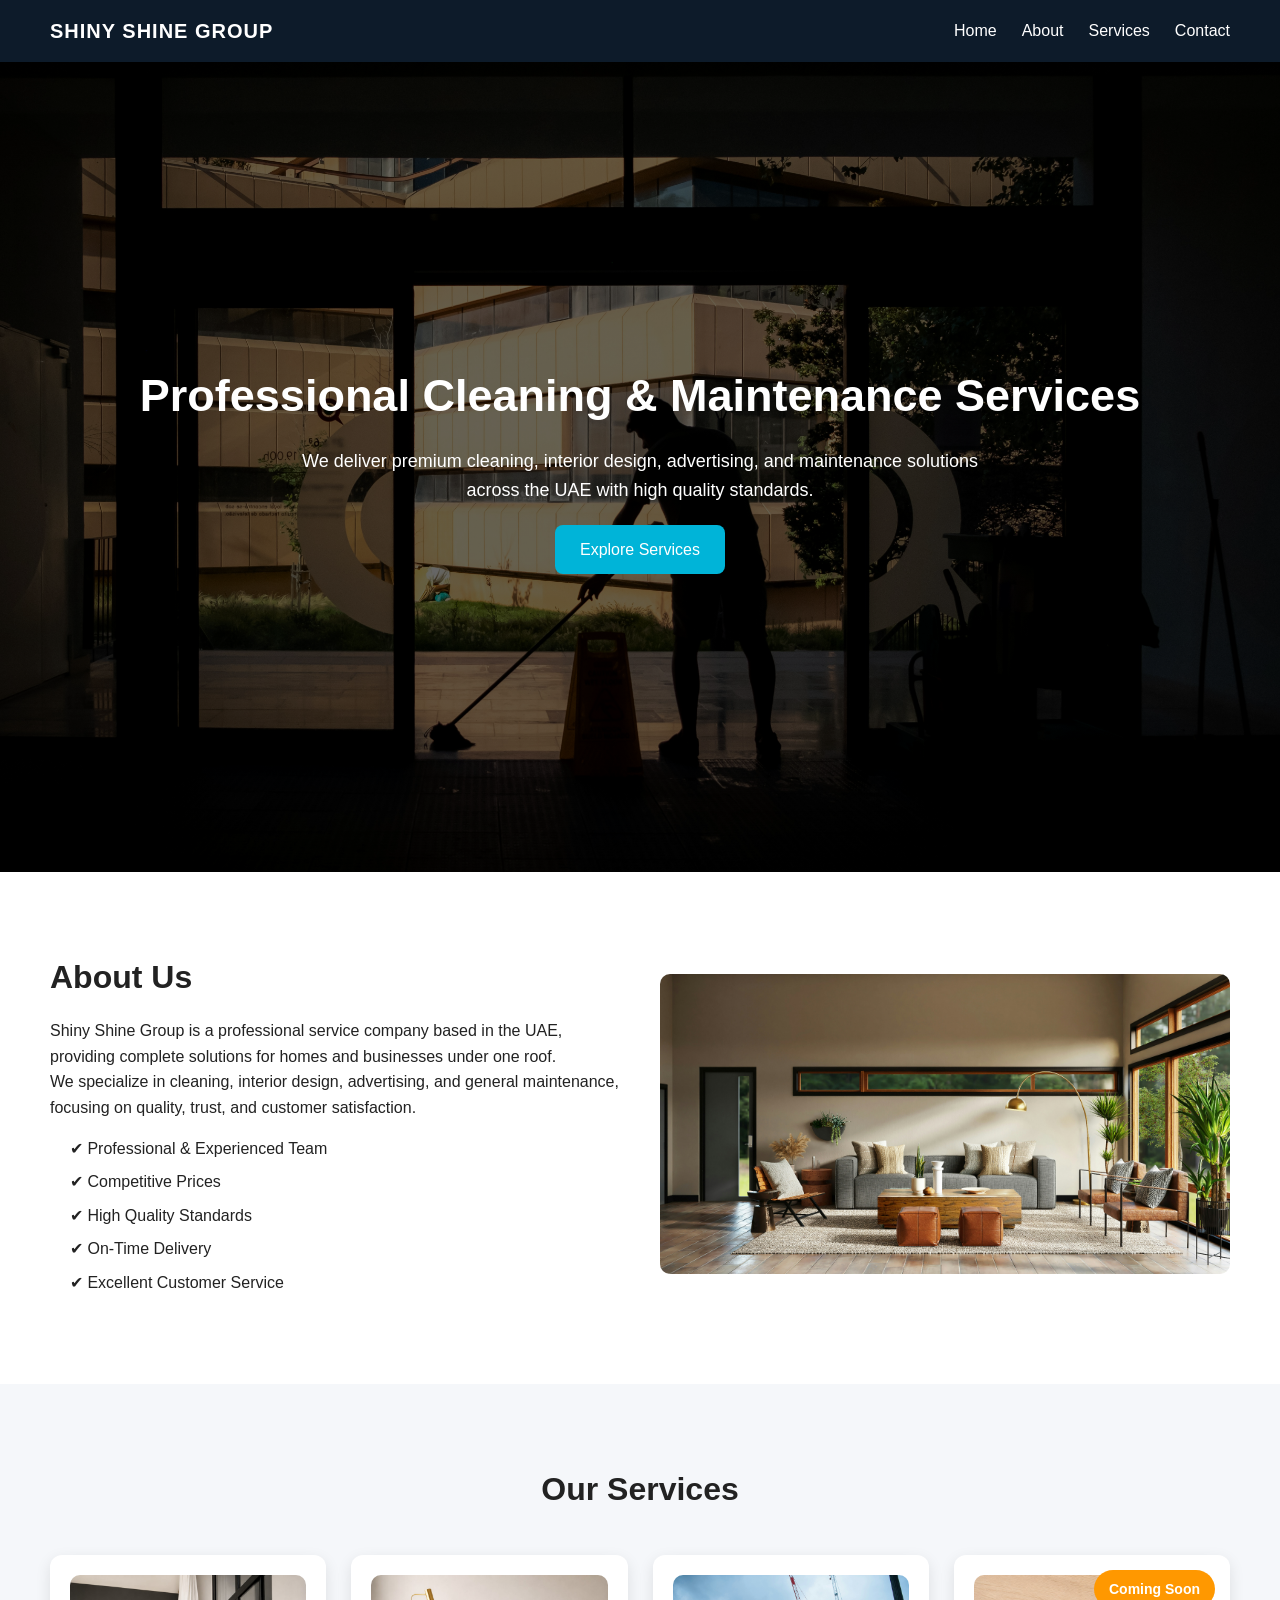
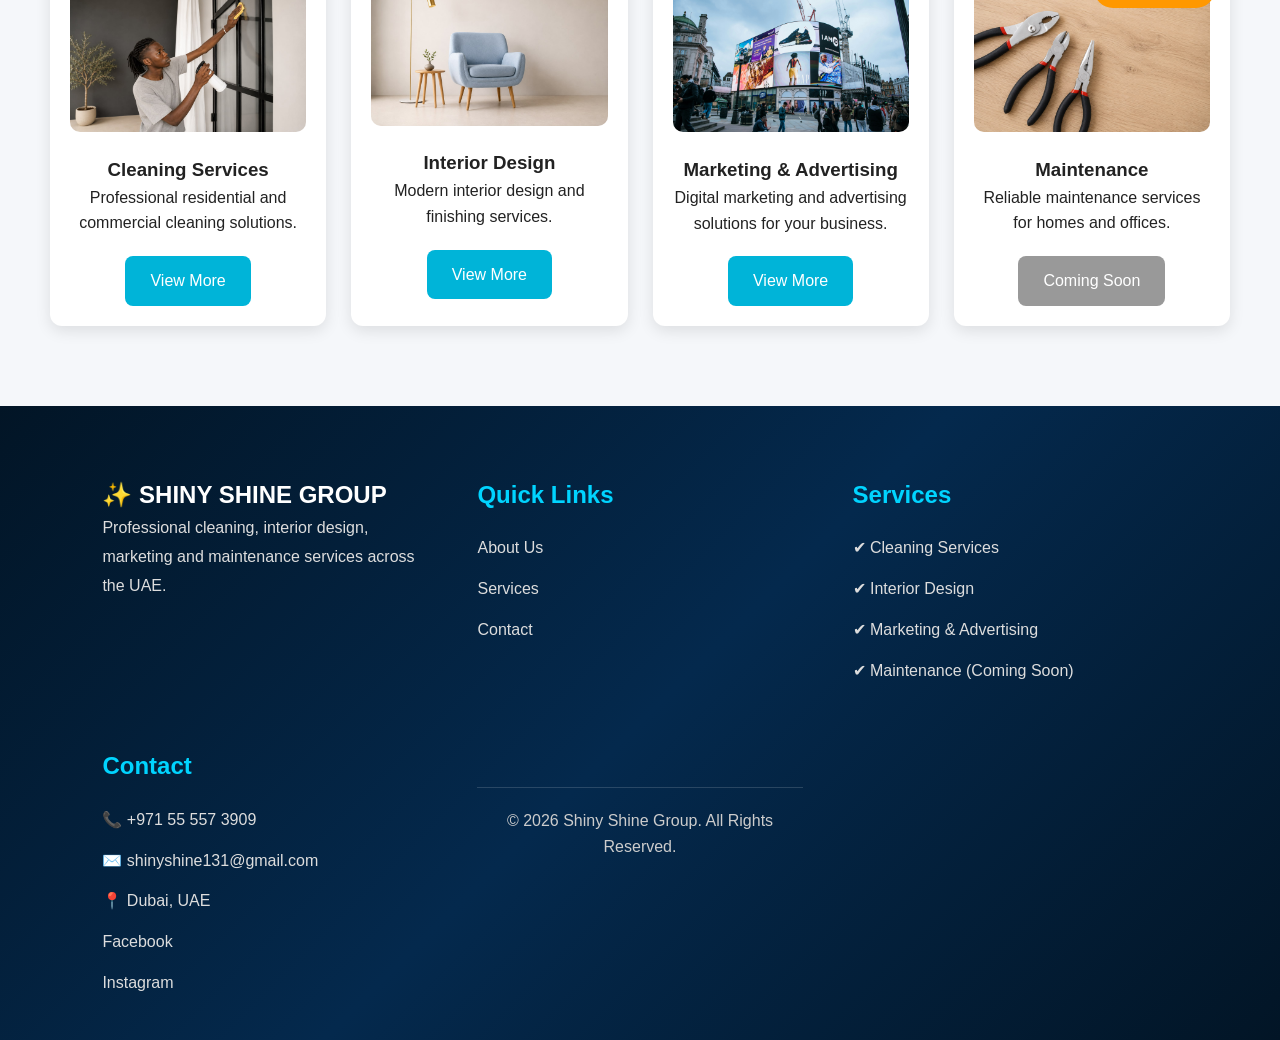
<file: index.html>
<!DOCTYPE html>
<html lang="en">

<head>
    <meta charset="UTF-8">
    <meta name="viewport" content="width=device-width, initial-scale=1.0">
    <title>Shiny Shine Group | Cleaning & Maintenance UAE</title>

    <meta name="description"
        content="Shiny Shine Group provides professional cleaning, interior design, advertising, and maintenance services across the UAE.">

    <link rel="stylesheet" href="style.css">
</head>

<body>

    <!-- ================= NAVIGATION ================= -->
    <nav class="navbar">
        <div class="logo">SHINY SHINE GROUP</div>

        <ul class="nav-links">
            <li><a href="#home">Home</a></li>
            <li><a href="#about">About</a></li>
            <li><a href="#services">Services</a></li>
            <li><a href="#contact">Contact</a></li>
        </ul>
    </nav>

    <!-- ================= HERO ================= -->
    <header id="home" class="hero">
        <div class="hero-content">
            <h1>Professional Cleaning & Maintenance Services</h1>

            <p>
                We deliver premium cleaning, interior design, advertising,
                and maintenance solutions across the UAE with high quality standards.
            </p>

            <a href="#services" class="btn">Explore Services</a>
        </div>
    </header>

    <!-- ================= ABOUT ================= -->
    <section id="about" class="about">

        <div class="about-container">

            <div class="about-text">
                <h2>About Us</h2>

                <p>
                    Shiny Shine Group is a professional service company based in the UAE,
                    providing complete solutions for homes and businesses under one roof.
                </p>

                <p>
                    We specialize in cleaning, interior design, advertising, and general maintenance,
                    focusing on quality, trust, and customer satisfaction.
                </p>

                <ul>
                    <li>✔ Professional & Experienced Team</li>
                    <li>✔ Competitive Prices</li>
                    <li>✔ High Quality Standards</li>
                    <li>✔ On-Time Delivery</li>
                    <li>✔ Excellent Customer Service</li>
                </ul>
            </div>

            <div class="about-image">
                <img src="images/home1.jpg" alt="Shiny Shine Group About Image">
            </div>

        </div>

    </section>

    <!-- ================= SERVICES ================= -->
    <section id="services" class="services">

        <h2 class="section-title">Our Services</h2>

        <div class="services-container">

            <div class="card">
                <img src="images/cleaningg.jpg" alt="Cleaning Services">
                <h3>Cleaning Services</h3>
                <p>Professional residential and commercial cleaning solutions.</p>
                <a class="btn" href="cleaning.html">View More</a>
            </div>

            <div class="card">
                <img src="images/int.jpg" alt="Interior Design">
                <h3>Interior Design</h3>
                <p>Modern interior design and finishing services.</p>
                <a class="btn" href="interior.html">View More</a>
            </div>

            <div class="card">
                <img src="images/mar.jpg" alt="Advertising">
                <h3>Marketing & Advertising</h3>
                <p>Digital marketing and advertising solutions for your business.</p>
                <a class="btn" href="advertising.html">View More</a>
            </div>

            <div class="card maintenance-card">

                <span class="coming-soon">Coming Soon</span>

                <img src="images/fix.jpg" alt="Maintenance">

                <h3>Maintenance</h3>

                <p>Reliable maintenance services for homes and offices.</p>

                <a class="btn disabled-btn">Coming Soon</a>

            </div>

        </div>

    </section>

   
    <!-- ================= POPUP ================= -->
    <div id="popup" class="popup">

        <div class="popup-content">

            <span class="close" onclick="closePopup()">×</span>

            <h2 id="popup-title"></h2>

            <p id="popup-text"></p>

            <a id="whatsappBtn"
                href="#"
                target="_blank"
                class="btn">
                Book on WhatsApp
            </a>

        </div>

    </div>

</body>
<!-- ================= FOOTER ================= -->
<footer class="footer">

    <div class="footer-container">

        <div class="footer-col">
            <h2>✨ SHINY SHINE GROUP</h2>

            <p>
                Professional cleaning, interior design,
                marketing and maintenance services across the UAE.
            </p>
        </div>

        <div class="footer-col">
            <h3>Quick Links</h3>

            <a href="#about">About Us</a>
            <a href="#services">Services</a>
            <a href="#contact">Contact</a>
        </div>

        <div class="footer-col">
            <h3>Services</h3>

            <p>✔ Cleaning Services</p>
            <p>✔ Interior Design</p>
            <p>✔ Marketing & Advertising</p>
            <p>✔ Maintenance (Coming Soon)</p>
        </div>

        <div class="footer-col">
            <div class="footer-col" id="contact">
   
            <h3>Contact</h3>

            <p>📞 +971 55 557 3909</p>
            <p>✉️ shinyshine131@gmail.com</p>
            <p>📍 Dubai, UAE</p>

            <div class="social-links">
                <a href="https://www.facebook.com/share/1FyhhqZLVc/?mibextid=wwXIfr" target="_blank">
                    Facebook
                </a>

                <a href="https://www.instagram.com/shinyshine_cleaning.uae?igsh=MWp0enBlcnpiZW5ieQ%3D%3D&utm_source=qr" target="_blank">
                    Instagram
                </a>
            </div>
        </div>

    </div>

    <div class="footer-bottom">
        © 2026 Shiny Shine Group. All Rights Reserved.
    </div>

</footer>
</html>
</file>
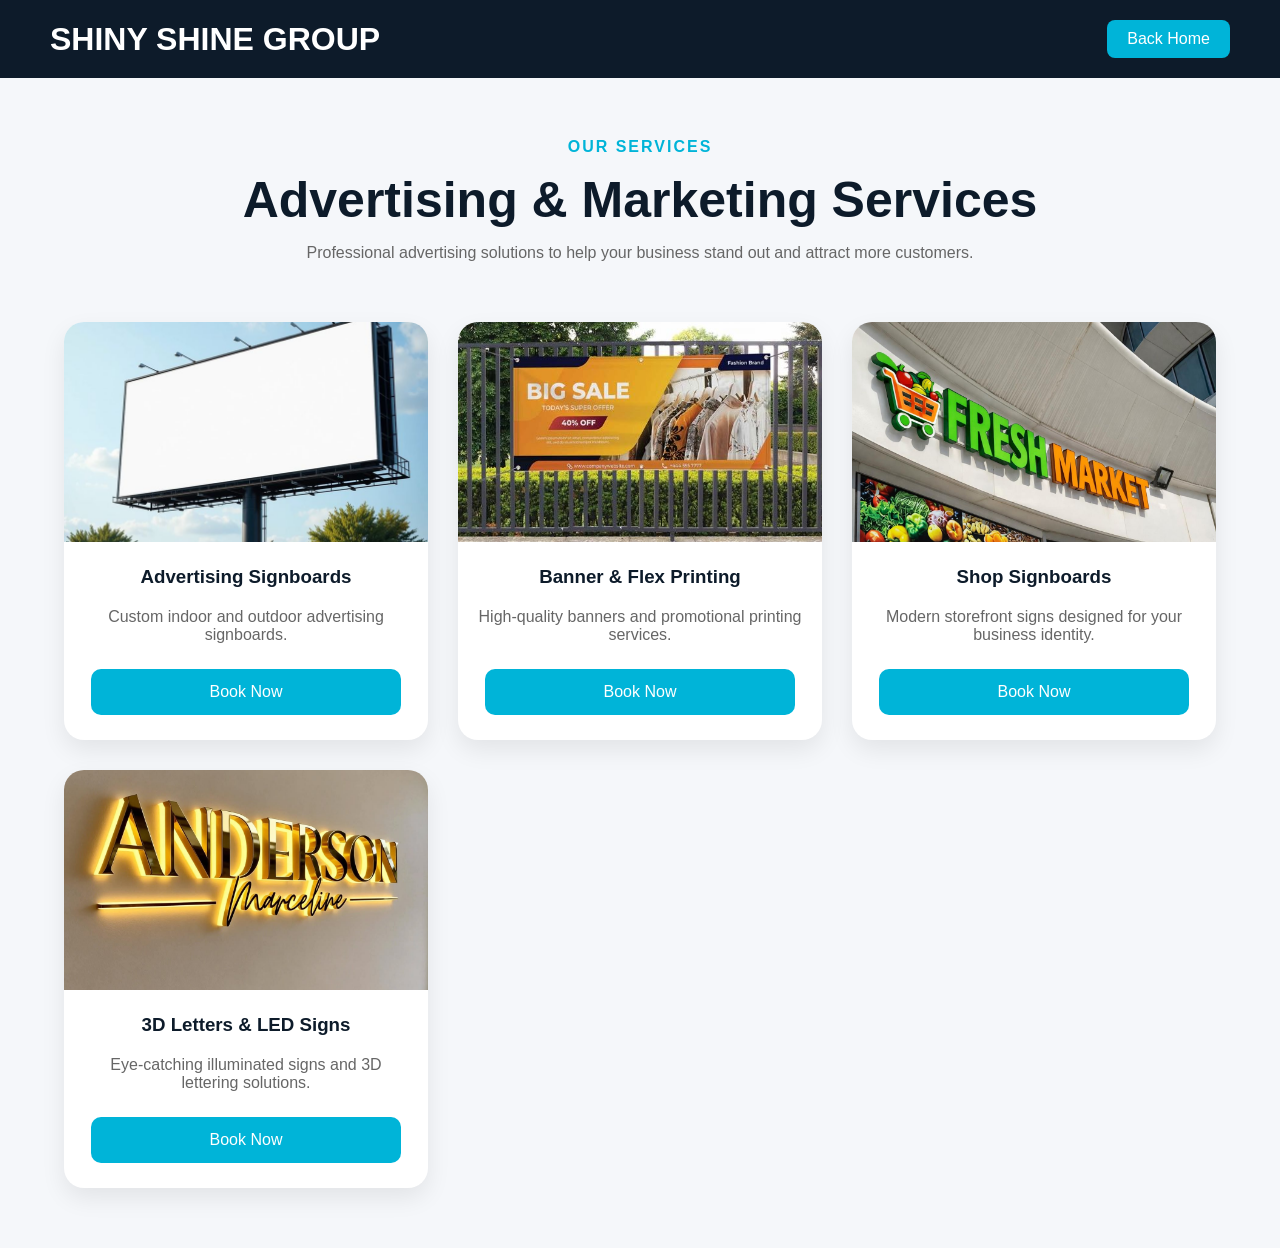
<file: advertising.html>
<!DOCTYPE html>
<html lang="en">
<head>
    <meta charset="UTF-8">
    <meta name="viewport" content="width=device-width, initial-scale=1.0">
    <title>Advertising Services - Shiny Shine Group</title>
    <link rel="stylesheet" href="advertising.css">
</head>
<body>

<header class="top-bar">
    <h1>SHINY SHINE GROUP</h1>
    <a href="index.html" class="back-btn">Back Home</a>
</header>

<section class="services-header">
    <span class="small-title">OUR SERVICES</span>
    <h2>Advertising & Marketing Services</h2>
    <p>
        Professional advertising solutions to help your business stand out and attract more customers.
    </p>
</section>

<section class="services-grid">

    <div class="service-card">
        <img src="images/Advertising Signboards.jpg" alt="">
        <h3>Advertising Signboards</h3>
        <p>Custom indoor and outdoor advertising signboards.</p>

        <a href="https://wa.me/971555573909?text=Hello%20Shiny%20Shine%20Group,%20I%20would%20like%20to%20book%20Advertising%20Signboards%20service."
           class="book-btn"
           target="_blank">
            Book Now
        </a>
    </div>

    <div class="service-card">
        <img src="images/Banner & Flex Printing.jpg" alt="">
        <h3>Banner & Flex Printing</h3>
        <p>High-quality banners and promotional printing services.</p>

        <a href="https://wa.me/971555573909?text=Hello%20Shiny%20Shine%20Group,%20I%20would%20like%20to%20book%20Banner%20and%20Flex%20Printing%20service."
           class="book-btn"
           target="_blank">
            Book Now
        </a>
    </div>

    <div class="service-card">
        <img src="images/Shop Signboards.jpg" alt="">
        <h3>Shop Signboards</h3>
        <p>Modern storefront signs designed for your business identity.</p>

        <a href="https://wa.me/971555573909?text=Hello%20Shiny%20Shine%20Group,%20I%20would%20like%20to%20book%20Shop%20Signboards%20service."
           class="book-btn"
           target="_blank">
            Book Now
        </a>
    </div>

    <div class="service-card">
        <img src="images/3D Letters & LED Signs.jpg" alt="">
        <h3>3D Letters & LED Signs</h3>
        <p>Eye-catching illuminated signs and 3D lettering solutions.</p>

        <a href="https://wa.me/971555573909?text=Hello%20Shiny%20Shine%20Group,%20I%20would%20like%20to%20book%203D%20Letters%20and%20LED%20Signs%20service."
           class="book-btn"
           target="_blank">
            Book Now
        </a>
    </div>

</section>

</body>
</html>
</file>
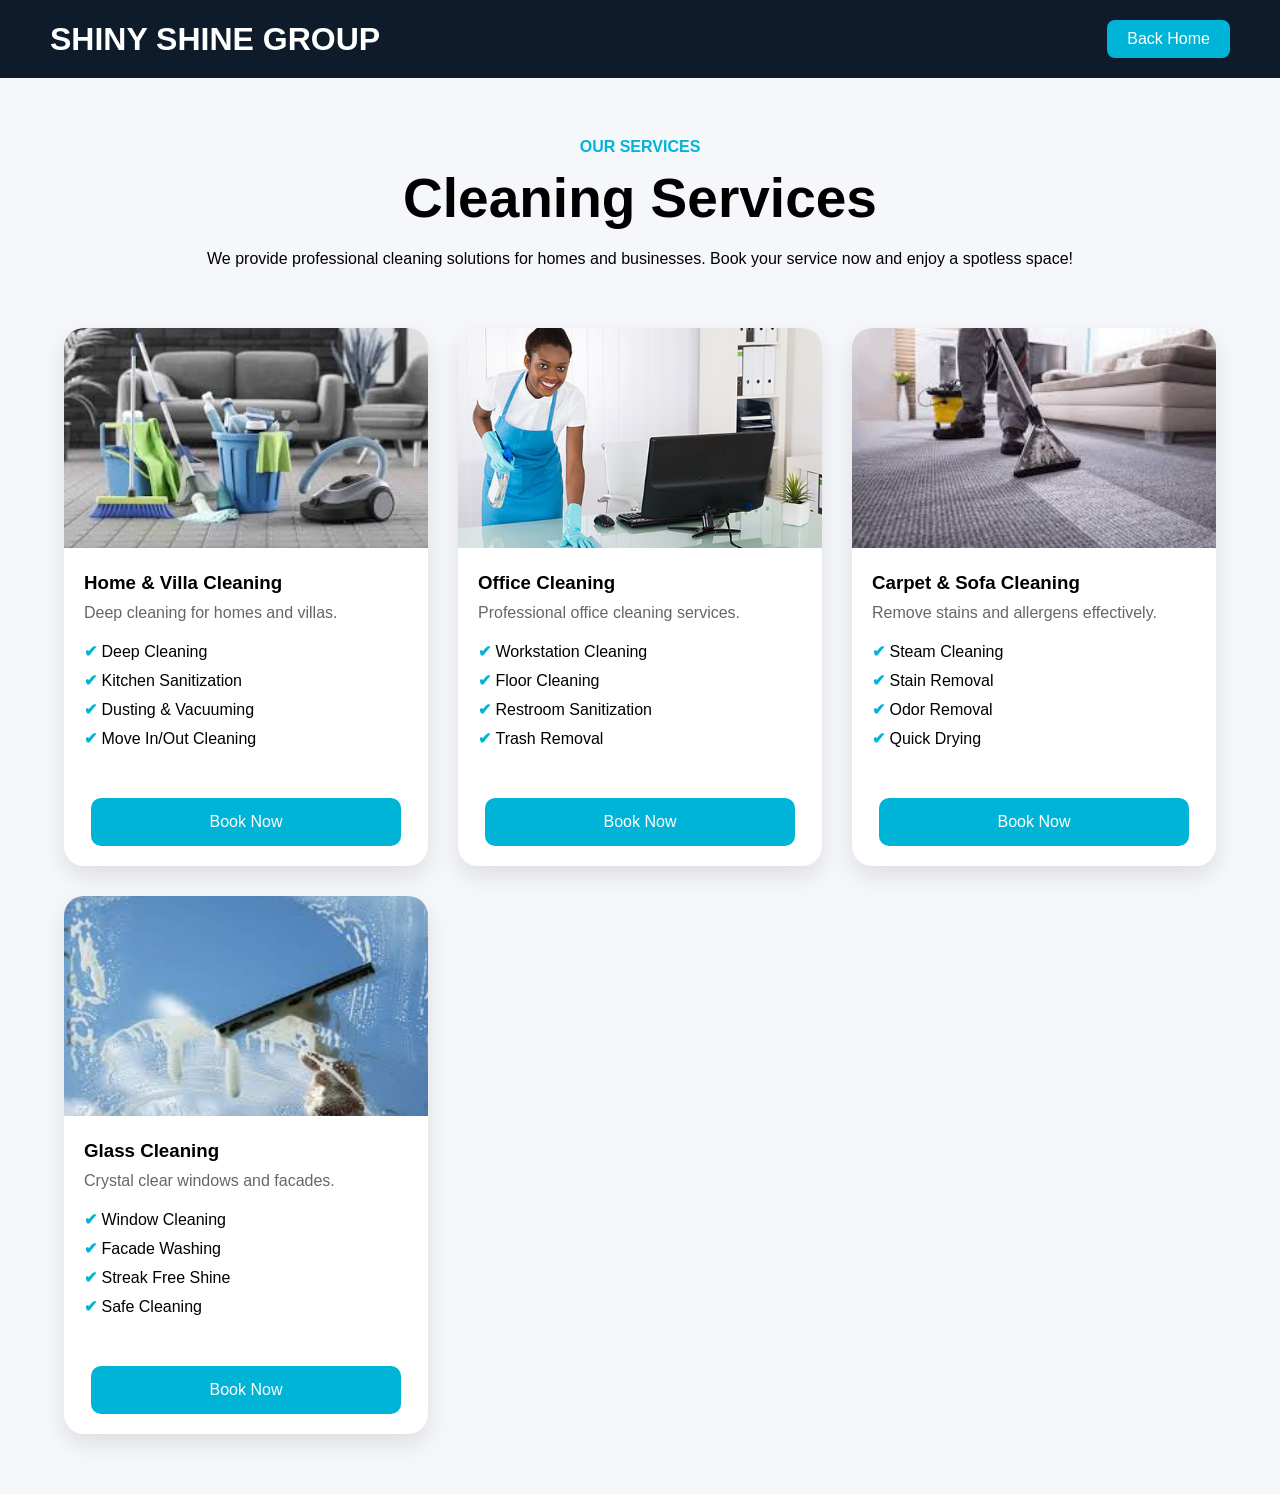
<file: cleaning.html>
<!DOCTYPE html>
<html lang="en">
<head>
    <meta charset="UTF-8">
    <meta name="viewport" content="width=device-width, initial-scale=1.0">
    <title>Cleaning Services - Shiny Shine Group</title>

    <link rel="stylesheet" href="cleaning.css">

    <link rel="stylesheet"
    href="https://cdnjs.cloudflare.com/ajax/libs/font-awesome/6.5.2/css/all.min.css">
</head>

<body>

<header class="top-bar">
    <h1>SHINY SHINE GROUP</h1>
    <a href="index.html" class="back-btn">Back Home</a>
</header>

<section class="services-header">
    <p class="small-title">OUR SERVICES</p>

    <h2>Cleaning Services</h2>

    <p>
        We provide professional cleaning solutions for homes and businesses.
        Book your service now and enjoy a spotless space!
    </p>
</section>

<section class="services-grid">

    <!-- Home Cleaning -->
    <div class="service-card">
        <img src="images/homecleaning.jpg" alt="Home Cleaning">

        <h3>Home & Villa Cleaning</h3>

        <p>Deep cleaning for homes and villas.</p>

        <ul>
            <li>Deep Cleaning</li>
            <li>Kitchen Sanitization</li>
            <li>Dusting & Vacuuming</li>
            <li>Move In/Out Cleaning</li>
        </ul>

        <a href="https://wa.me/971555573909?text=Hello%20Shiny%20Shine%20Group,%20I%20would%20like%20to%20book%20Home%20and%20Villa%20Cleaning%20service."
           class="book-btn"
           target="_blank">
            Book Now
        </a>
    </div>

    <!-- Office Cleaning -->
    <div class="service-card">
        <img src="images/office-cleaning.jpg" alt="Office Cleaning">

        <h3>Office Cleaning</h3>

        <p>Professional office cleaning services.</p>

        <ul>
            <li>Workstation Cleaning</li>
            <li>Floor Cleaning</li>
            <li>Restroom Sanitization</li>
            <li>Trash Removal</li>
        </ul>

        <a href="https://wa.me/971555573909?text=Hello%20Shiny%20Shine%20Group,%20I%20would%20like%20to%20book%20Office%20Cleaning%20service."
           class="book-btn"
           target="_blank">
            Book Now
        </a>
    </div>

    <!-- Carpet Cleaning -->
    <div class="service-card">
        <img src="images/carpetcleaning.jpg" alt="Carpet Cleaning">

        <h3>Carpet & Sofa Cleaning</h3>

        <p>Remove stains and allergens effectively.</p>

        <ul>
            <li>Steam Cleaning</li>
            <li>Stain Removal</li>
            <li>Odor Removal</li>
            <li>Quick Drying</li>
        </ul>

        <a href="https://wa.me/971555573909?text=Hello%20Shiny%20Shine%20Group,%20I%20would%20like%20to%20book%20Carpet%20and%20Sofa%20Cleaning%20service."
           class="book-btn"
           target="_blank">
            Book Now
        </a>
    </div>

    <!-- Glass Cleaning -->
    <div class="service-card">
        <img src="images/windowcleaning.jpg" alt="Glass Cleaning">

        <h3>Glass Cleaning</h3>

        <p>Crystal clear windows and facades.</p>

        <ul>
            <li>Window Cleaning</li>
            <li>Facade Washing</li>
            <li>Streak Free Shine</li>
            <li>Safe Cleaning</li>
        </ul>

        <a href="https://wa.me/971555573909?text=Hello%20Shiny%20Shine%20Group,%20I%20would%20like%20to%20book%20Glass%20Cleaning%20service."
           class="book-btn"
           target="_blank">
            Book Now
        </a>
    </div>

</section>

</body>
</html>
</file>
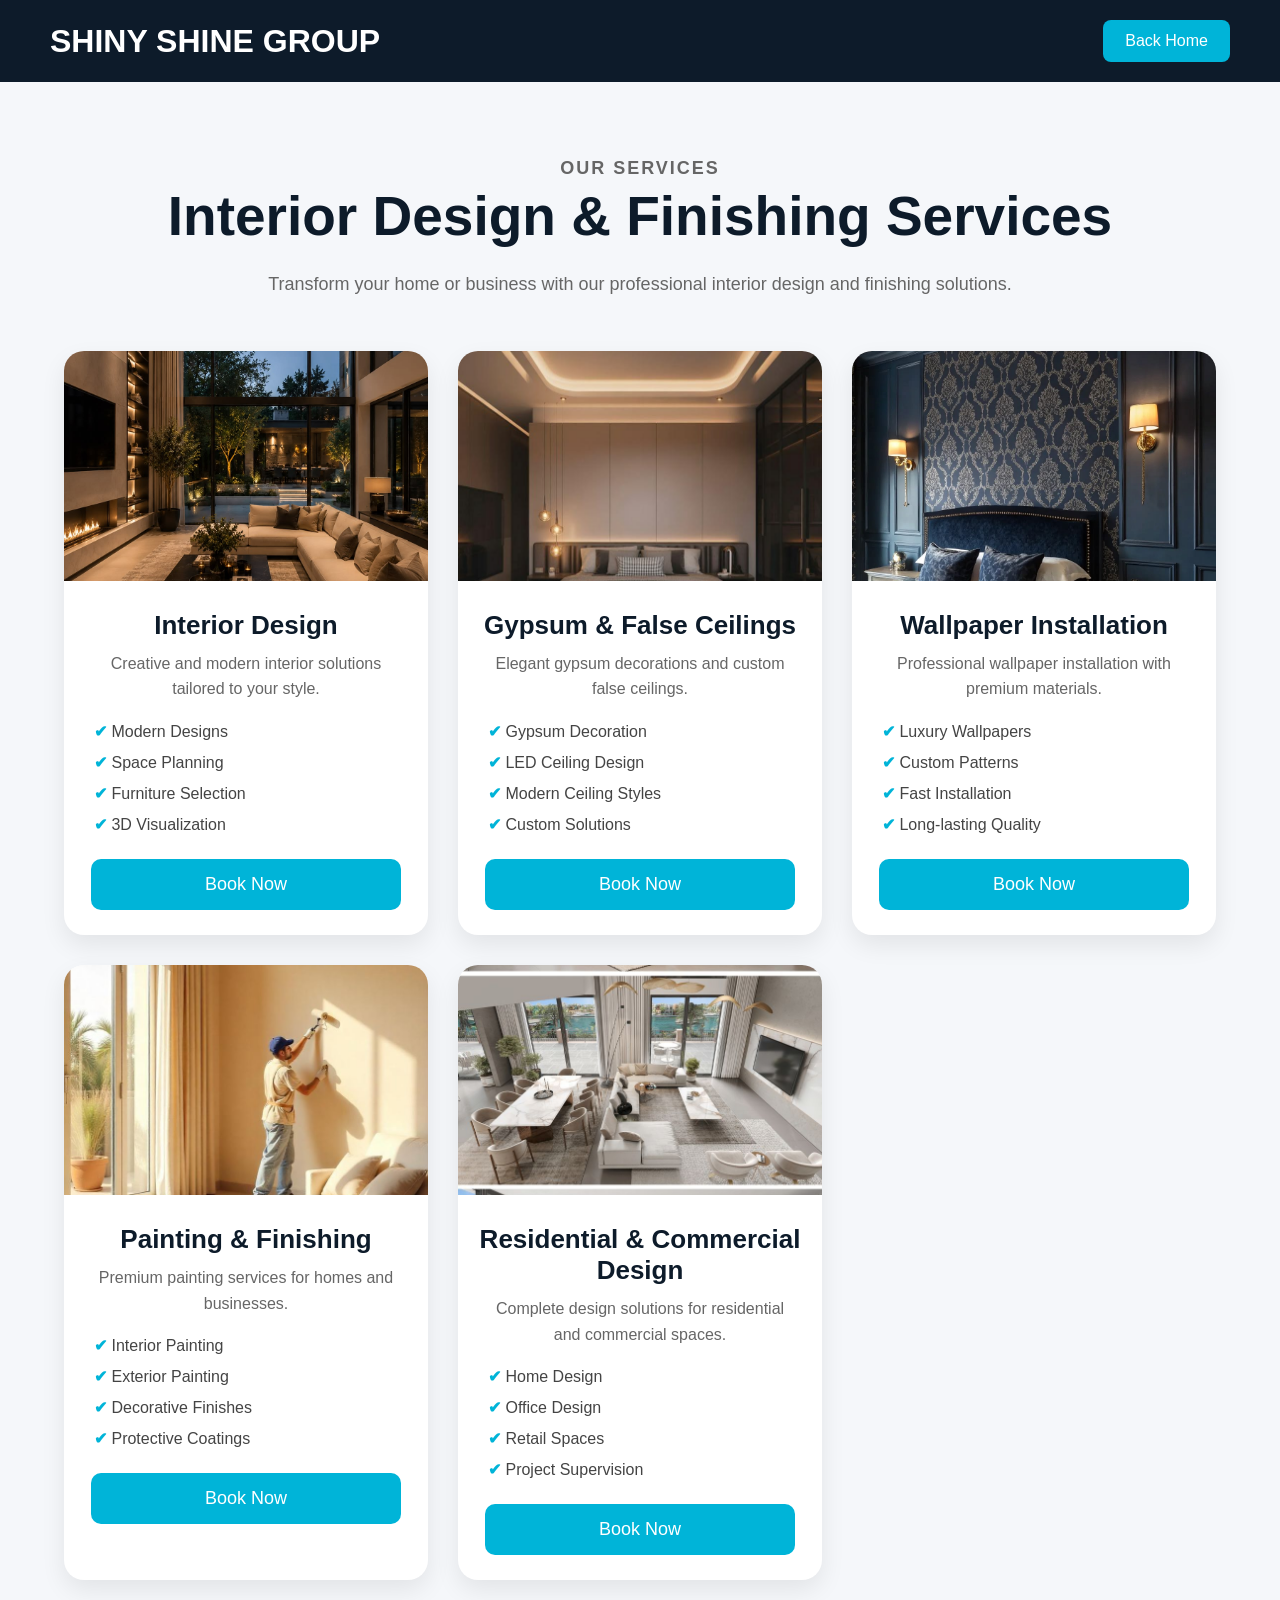
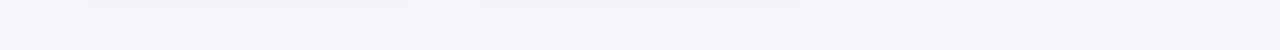
<file: interior.html>
<!DOCTYPE html>
<html lang="en">
<head>
    <meta charset="UTF-8">
    <meta name="viewport" content="width=device-width, initial-scale=1.0">
    <title>Interior Design Services - Shiny Shine Group</title>

    <link rel="stylesheet" href="interior.css">

    <!-- Font Awesome Icons -->
    <link rel="stylesheet"
    href="https://cdnjs.cloudflare.com/ajax/libs/font-awesome/6.5.2/css/all.min.css">
</head>

<body>

<header class="top-bar">
    <h1>SHINY SHINE GROUP</h1>
    <a href="index.html" class="back-btn">Back Home</a>
</header>

<section class="services-header">
    <p class="small-title">OUR SERVICES</p>

    <h2>Interior Design & Finishing Services</h2>

    <p>
        Transform your home or business with our professional interior design
        and finishing solutions.
    </p>
</section>

<section class="services-grid">

    <!-- Interior Design -->
    <div class="service-card">
        <img src="images/interior.jpg" alt="Interior Design">

        <h3>Interior Design</h3>

        <p>Creative and modern interior solutions tailored to your style.</p>

        <ul>
            <li>Modern Designs</li>
            <li>Space Planning</li>
            <li>Furniture Selection</li>
            <li>3D Visualization</li>
        </ul>

        <a href="https://wa.me/971555573909?text=Hello%20Shiny%20Shine%20Group,%20I%20would%20like%20to%20book%20Interior%20Design%20service."
           class="book-btn"
           target="_blank">
            Book Now
        </a>
    </div>

    <!-- Gypsum -->
    <div class="service-card">
        <img src="images/gypsum.jpg" alt="Gypsum & False Ceilings">

        <h3>Gypsum & False Ceilings</h3>

        <p>Elegant gypsum decorations and custom false ceilings.</p>

        <ul>
            <li>Gypsum Decoration</li>
            <li>LED Ceiling Design</li>
            <li>Modern Ceiling Styles</li>
            <li>Custom Solutions</li>
        </ul>

        <a href="https://wa.me/971555573909?text=Hello%20Shiny%20Shine%20Group,%20I%20would%20like%20to%20book%20Gypsum%20and%20False%20Ceilings%20service."
           class="book-btn"
           target="_blank">
            Book Now
        </a>
    </div>

    <!-- Wallpaper -->
    <div class="service-card">
        <img src="images/wallpaper.jpg" alt="Wallpaper Installation">

        <h3>Wallpaper Installation</h3>

        <p>Professional wallpaper installation with premium materials.</p>

        <ul>
            <li>Luxury Wallpapers</li>
            <li>Custom Patterns</li>
            <li>Fast Installation</li>
            <li>Long-lasting Quality</li>
        </ul>

        <a href="https://wa.me/971555573909?text=Hello%20Shiny%20Shine%20Group,%20I%20would%20like%20to%20book%20Wallpaper%20Installation%20service."
           class="book-btn"
           target="_blank">
            Book Now
        </a>
    </div>

    <!-- Painting -->
    <div class="service-card">
        <img src="images/painting.jpg" alt="Painting & Finishing">

        <h3>Painting & Finishing</h3>

        <p>Premium painting services for homes and businesses.</p>

        <ul>
            <li>Interior Painting</li>
            <li>Exterior Painting</li>
            <li>Decorative Finishes</li>
            <li>Protective Coatings</li>
        </ul>

        <a href="https://wa.me/971555573909?text=Hello%20Shiny%20Shine%20Group,%20I%20would%20like%20to%20book%20Painting%20and%20Finishing%20service."
           class="book-btn"
           target="_blank">
            Book Now
        </a>
    </div>

    <!-- Residential & Commercial -->
    <div class="service-card">
        <img src="images/residential-design.jpg" alt="Residential & Commercial Design">

        <h3>Residential & Commercial Design</h3>

        <p>Complete design solutions for residential and commercial spaces.</p>

        <ul>
            <li>Home Design</li>
            <li>Office Design</li>
            <li>Retail Spaces</li>
            <li>Project Supervision</li>
        </ul>

        <a href="https://wa.me/971555573909?text=Hello%20Shiny%20Shine%20Group,%20I%20would%20like%20to%20book%20Residential%20and%20Commercial%20Design%20service."
           class="book-btn"
           target="_blank">
            Book Now
        </a>
    </div>

</section>

</body>
</html>
</file>
<file: style.css>
/* ================== GLOBAL ================== */
* {
    margin: 0;
    padding: 0;
    box-sizing: border-box;
    font-family: Arial, sans-serif;
}

body {
    background: #f5f7fa;
    color: #222;
    line-height: 1.6;
}

/* ================== NAVBAR ================== */
.navbar {
    background: #0d1b2a;
    color: white;
    display: flex;
    justify-content: space-between;
    align-items: center;
    padding: 15px 50px;
    position: sticky;
    top: 0;
    z-index: 1000;
}

.logo {
    font-size: 20px;
    font-weight: bold;
    letter-spacing: 1px;
}

.nav-links {
    list-style: none;
    display: flex;
    gap: 25px;
}

.nav-links a {
    text-decoration: none;
    color: white;
    transition: 0.3s;
}

.nav-links a:hover {
    color: #00b4d8;
}

/* ================== HERO ================== */
.hero {
    height: 90vh;
    background: linear-gradient(rgba(0,0,0,0.6), rgba(0,0,0,0.6)),
                url("images/cleaning.jpg") center/cover no-repeat;
    display: flex;
    align-items: center;
    justify-content: center;
    text-align: center;
    color: white;
    padding: 20px;
}

.hero-content h1 {
    font-size: 45px;
    margin-bottom: 15px;
}

.hero-content p {
    font-size: 18px;
    max-width: 700px;
    margin: auto;
}

/* ================== BUTTON ================== */
.btn {
    display: inline-block;
    margin-top: 20px;
    padding: 12px 25px;
    background: #00b4d8;
    color: white;
    text-decoration: none;
    border-radius: 8px;
    transition: 0.3s;
}

.btn:hover {
    background: #0077b6;
}

/* ================== ABOUT ================== */
.about {
   
    padding: 80px 50px;
    background: white;
}

.about-container {
    
    display: flex;
    align-items: center;
    justify-content: space-between;
    gap: 40px;
    flex-wrap: wrap;
}

.about-text {
    
    flex: 1;
}

.about-text h2 {
    font-size: 32px;
    margin-bottom: 15px;
}

.about-text ul {
    list-style: none;
    margin-top: 15px;
    padding-left: 20px;
}

.about-text li {
    margin-bottom: 8px;
}

.about-image {
    flex: 1;
}

.about-image img {
    width: 100%;
    border-radius: 10px;
}

/* ================== SERVICES ================== */
.services {
    padding: 80px 50px;
    text-align: center;
}

.section-title {
    font-size: 32px;
    margin-bottom: 40px;
}

.services-container {
    display: grid;
    grid-template-columns: repeat(auto-fit, minmax(250px, 1fr));
    gap: 25px;
}

.card {
    background: white;
    padding: 20px;
    border-radius: 12px;
    box-shadow: 0 5px 15px rgba(0,0,0,0.1);
    transition: 0.3s;
}

.card:hover {
    transform: translateY(-5px);
}

.card img {
    width: 100%;
    border-radius: 10px;
    margin-bottom: 15px;
}
.maintenance-card{
    position: relative;
}

.coming-soon{
    position: absolute;
    top: 15px;
    right: 15px;
    background: #ff9800;
    color: white;
    padding: 8px 15px;
    border-radius: 20px;
    font-size: 14px;
    font-weight: bold;
    z-index: 10;
}

.disabled-btn{
    background: #999;
    pointer-events: none;
    cursor: not-allowed;
}

/* ================== CONTACT ================== */
.contact {
    padding: 80px 50px;
    text-align: center;
    background: #eef2f7;
}

.contact h2 {
    font-size: 32px;
    margin-bottom: 15px;
}

/* ================== FOOTER ================== */
.footer{
    background: linear-gradient(135deg,#021526,#04294d,#021526);
    color:white;
    padding:70px 8% 30px;
}

.footer-container{
    display:grid;
    grid-template-columns:repeat(auto-fit,minmax(250px,1fr));
    gap:50px;
}

.footer-logo{
    font-size:32px;
    margin-bottom:20px;
}

.footer-col h3{
    color:#00d4ff;
    margin-bottom:20px;
    font-size:24px;
}

.footer-col p,
.footer-col a{
    display:block;
    color:#ddd;
    text-decoration:none;
    margin-bottom:12px;
    line-height:1.8;
}

.footer-col a:hover{
    color:#00d4ff;
}

.badges{
    display:grid;
    grid-template-columns:repeat(2,1fr);
    gap:12px;
    margin-top:20px;
}

.badge{
    border:1px solid rgba(255,255,255,.2);
    padding:12px;
    border-radius:30px;
    text-align:center;
    background:rgba(255,255,255,.05);
}

.contact-heading{
    margin-top:25px;
}

.footer-bottom{
    border-top:1px solid rgba(255,255,255,.15);
    margin-top:40px;
    padding-top:20px;
    text-align:center;
    color:#ccc;
}
/* ================== POPUP ================== */
.popup {
    display: none;
    position: fixed;
    top: 0;
    left: 0;
    width: 100%;
    height: 100%;
    background: rgba(0,0,0,0.7);
    justify-content: center;
    align-items: center;
}

.popup-content {
    background: white;
    padding: 30px;
    border-radius: 10px;
    text-align: center;
    width: 90%;
    max-width: 400px;
}

.close {
    float: right;
    font-size: 25px;
    cursor: pointer;
}
/* ================= MOBILE RESPONSIVE ================= */
@media (max-width: 768px) {

    .navbar {
        flex-direction: column;
        padding: 15px;
    }

    .nav-links {
        margin-top: 15px;
        display: flex;
        flex-wrap: wrap;
        justify-content: center;
        gap: 15px;
    }

    .hero {
        height: auto;
        padding: 100px 20px;
        text-align: center;
    }

    .hero h1 {
        font-size: 34px;
    }

    .hero p {
        font-size: 18px;
    }

    .about-container,
    .services-container,
    .footer-container {
        flex-direction: column;
        grid-template-columns: 1fr;
        text-align: center;
    }

    .about-image img {
        width: 100%;
        margin-top: 30px;
    }

    .card {
        width: 100%;
        margin-bottom: 25px;
    }

    .footer-col {
        width: 100%;
        margin-bottom: 35px;
    }

    .footer h2,
    .footer h3 {
        text-align: center;
    }

    .footer a,
    .footer p {
        text-align: center;
    }

    .btn {
        width: 100%;
        max-width: 250px;
    }
}
</file>
<file: advertising.css>
*{
    margin:0;
    padding:0;
    box-sizing:border-box;
    font-family:Arial,sans-serif;
}

body{
    background:#f5f7fa;
}

/* Header */
.top-bar{
    background:#0d1b2a;
    color:white;
    padding:20px 50px;
    display:flex;
    justify-content:space-between;
    align-items:center;
}

.back-btn{
    background:#00b4d8;
    color:white;
    text-decoration:none;
    padding:10px 20px;
    border-radius:8px;
}

.back-btn:hover{
    background:#0077b6;
}

/* Title Section */
.services-header{
    text-align:center;
    padding:60px 20px;
}

.small-title{
    color:#00b4d8;
    font-weight:bold;
    letter-spacing:2px;
}

.services-header h2{
    font-size:50px;
    margin:15px 0;
    color:#0d1b2a;
}

.services-header p{
    color:#666;
    max-width:700px;
    margin:auto;
}

/* Cards */
.services-grid{
    width:90%;
    margin:auto;
    display:grid;
    grid-template-columns:repeat(auto-fit,minmax(280px,1fr));
    gap:30px;
    padding-bottom:60px;
}

.service-card{
    background:white;
    border-radius:20px;
    overflow:hidden;
    box-shadow:0 10px 25px rgba(0,0,0,.08);
    transition:0.3s;
}

.service-card:hover{
    transform:translateY(-10px);
}

.service-card img{
    width:100%;
    height:220px;
    object-fit:cover;
}

.service-card h3{
    text-align:center;
    margin:20px;
    color:#0d1b2a;
}

.service-card p{
    text-align:center;
    color:#666;
    padding:0 20px;
}

.book-btn{
    display:block;
    width:85%;
    margin:25px auto;
    text-align:center;
    background:#00b4d8;
    color:white;
    text-decoration:none;
    padding:14px;
    border-radius:10px;
}

.book-btn:hover{
    background:#0077b6;
}
</file>
<file: cleaning.css>
*{
    margin:0;
    padding:0;
    box-sizing:border-box;
    font-family:Arial, sans-serif;
}

body{
    background:#f5f7fa;
}

.top-bar{
    background:#0d1b2a;
    color:white;
    padding:20px 50px;
    display:flex;
    justify-content:space-between;
    align-items:center;
}

.back-btn{
    color:white;
    text-decoration:none;
    background:#00b4d8;
    padding:10px 20px;
    border-radius:8px;
}

.services-header{
    text-align:center;
    padding:60px 20px;
}

.small-title{
    color:#00b4d8;
    font-weight:bold;
    margin-bottom:10px;
}

.services-header h2{
    font-size:55px;
    margin-bottom:20px;
}

.services-grid{
    width:90%;
    margin:auto;
    display:grid;
    grid-template-columns:repeat(auto-fit,minmax(280px,1fr));
    gap:30px;
    padding-bottom:60px;
}

.service-card{
    background:white;
    border-radius:20px;
    overflow:hidden;
    box-shadow:0 10px 25px rgba(0,0,0,.1);
    transition:.3s;
}

.service-card:hover{
    transform:translateY(-10px);
}

.service-card img{
    width:100%;
    height:220px;
    object-fit:cover;
}

.service-card h3{
    padding:20px 20px 10px;
}

.service-card p{
    padding:0 20px;
    color:#666;
}

.service-card ul{
    list-style:none;
    padding:20px;
}

.service-card ul li{
    margin-bottom:10px;
}

.service-card ul li::before{
    content:"✔ ";
    color:#00b4d8;
    font-weight:bold;
}

.book-btn{
    display:block;
    width:85%;
    margin:20px auto;
    text-align:center;
    background:#00b4d8;
    color:white;
    text-decoration:none;
    padding:15px;
    border-radius:10px;
    transition:.3s;
}

.book-btn:hover{
    background:#0077b6;
}
</file>
<file: interior.css>
*{
    margin:0;
    padding:0;
    box-sizing:border-box;
    font-family: Arial, sans-serif;
}

body{
    background:#f5f7fa;
    color:#222;
}

/* ===== Header ===== */
.top-bar{
    background:#0d1b2a;
    color:white;
    padding:20px 50px;
    display:flex;
    justify-content:space-between;
    align-items:center;
    position:sticky;
    top:0;
    z-index:1000;
}

.top-bar h1{
    font-size:32px;
    font-weight:bold;
}

.back-btn{
    text-decoration:none;
    background:#00b4d8;
    color:white;
    padding:12px 22px;
    border-radius:8px;
    transition:0.3s;
}

.back-btn:hover{
    background:#0077b6;
}

/* ===== Header Section ===== */
.services-header{
    text-align:center;
    padding:70px 20px 50px;
}

.small-title{
    color:#00b4d8;
    font-size:15px;
    font-weight:bold;
    letter-spacing:2px;
    margin-bottom:10px;
}

.services-header h2{
    font-size:55px;
    color:#0d1b2a;
    margin-bottom:20px;
}

.services-header p{
    max-width:750px;
    margin:auto;
    color:#666;
    font-size:18px;
    line-height:1.8;
}

/* ===== Services Grid ===== */
.services-grid{
    width:90%;
    margin:auto;
    display:grid;
    grid-template-columns:repeat(auto-fit,minmax(300px,1fr));
    gap:30px;
    padding-bottom:70px;
}

/* ===== Service Card ===== */
.service-card{
    background:white;
    border-radius:20px;
    overflow:hidden;
    box-shadow:0 10px 25px rgba(0,0,0,0.08);
    transition:0.3s;
}

.service-card:hover{
    transform:translateY(-10px);
}

.service-card img{
    width:100%;
    height:230px;
    object-fit:cover;
}

.service-card h3{
    text-align:center;
    color:#0d1b2a;
    font-size:26px;
    margin:25px 20px 10px;
}

.service-card p{
    text-align:center;
    color:#666;
    padding:0 25px;
    margin-bottom:20px;
    line-height:1.6;
}

.service-card ul{
    list-style:none;
    padding:0 30px;
}

.service-card ul li{
    margin-bottom:12px;
    color:#444;
}

.service-card ul li::before{
    content:"✔ ";
    color:#00b4d8;
    font-weight:bold;
}

/* ===== Button ===== */
.book-btn{
    display:block;
    width:85%;
    margin:25px auto;
    text-align:center;
    background:#00b4d8;
    color:white;
    text-decoration:none;
    padding:15px;
    border-radius:10px;
    font-size:18px;
    transition:0.3s;
}

.book-btn:hover{
    background:#0077b6;
}

/* ===== Features Section ===== */
.features{
    width:90%;
    margin:0 auto 70px;
    background:white;
    border-radius:20px;
    padding:35px;
    display:grid;
    grid-template-columns:repeat(auto-fit,minmax(220px,1fr));
    gap:20px;
    box-shadow:0 5px 15px rgba(0,0,0,0.05);
}

.feature{
    text-align:center;
}

.feature i{
    font-size:40px;
    color:#00b4d8;
    margin-bottom:15px;
}

.feature h4{
    margin-bottom:10px;
    color:#0d1b2a;
}

.feature p{
    color:#666;
}

/* ===== Responsive ===== */
@media(max-width:768px){

    .top-bar{
        flex-direction:column;
        gap:15px;
        padding:20px;
    }

    .services-header h2{
        font-size:38px;
    }

    .service-card h3{
        font-size:22px;
    }

    .services-grid{
        width:95%;
    }
}
</file>
